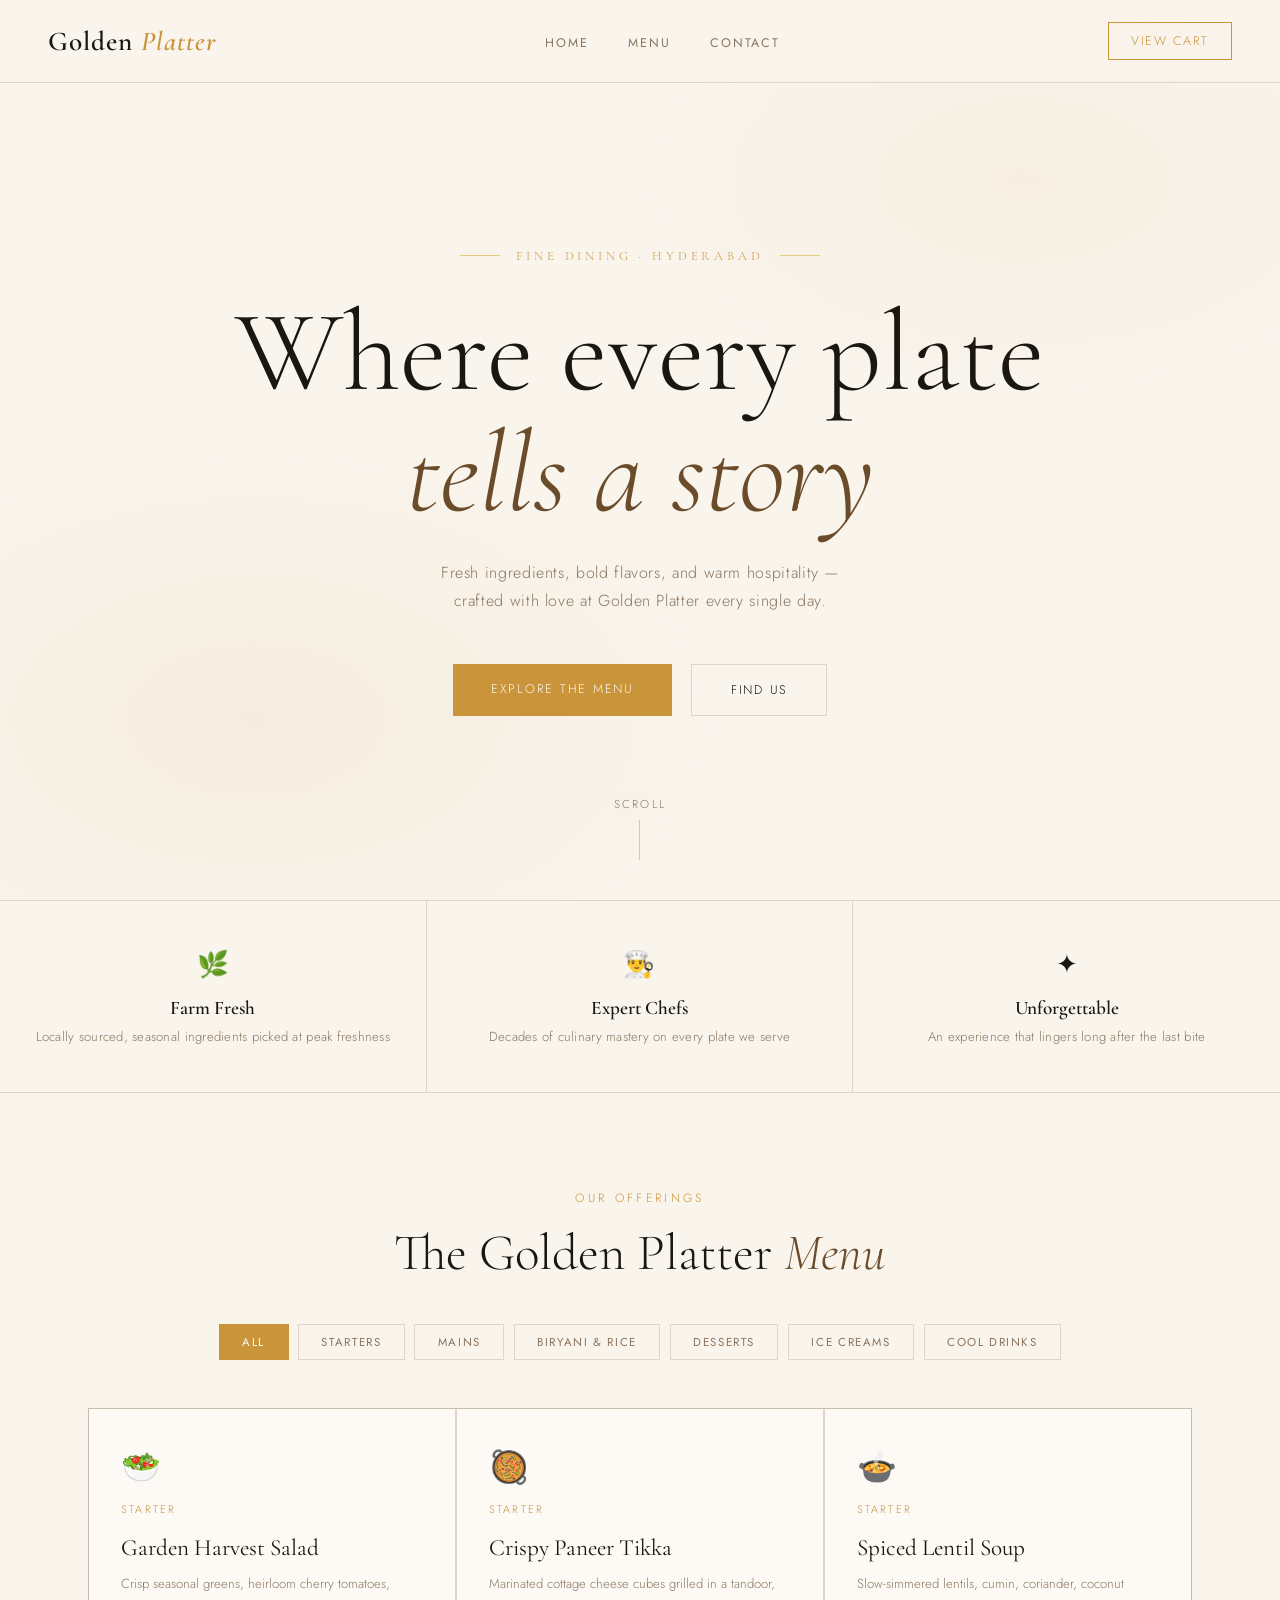
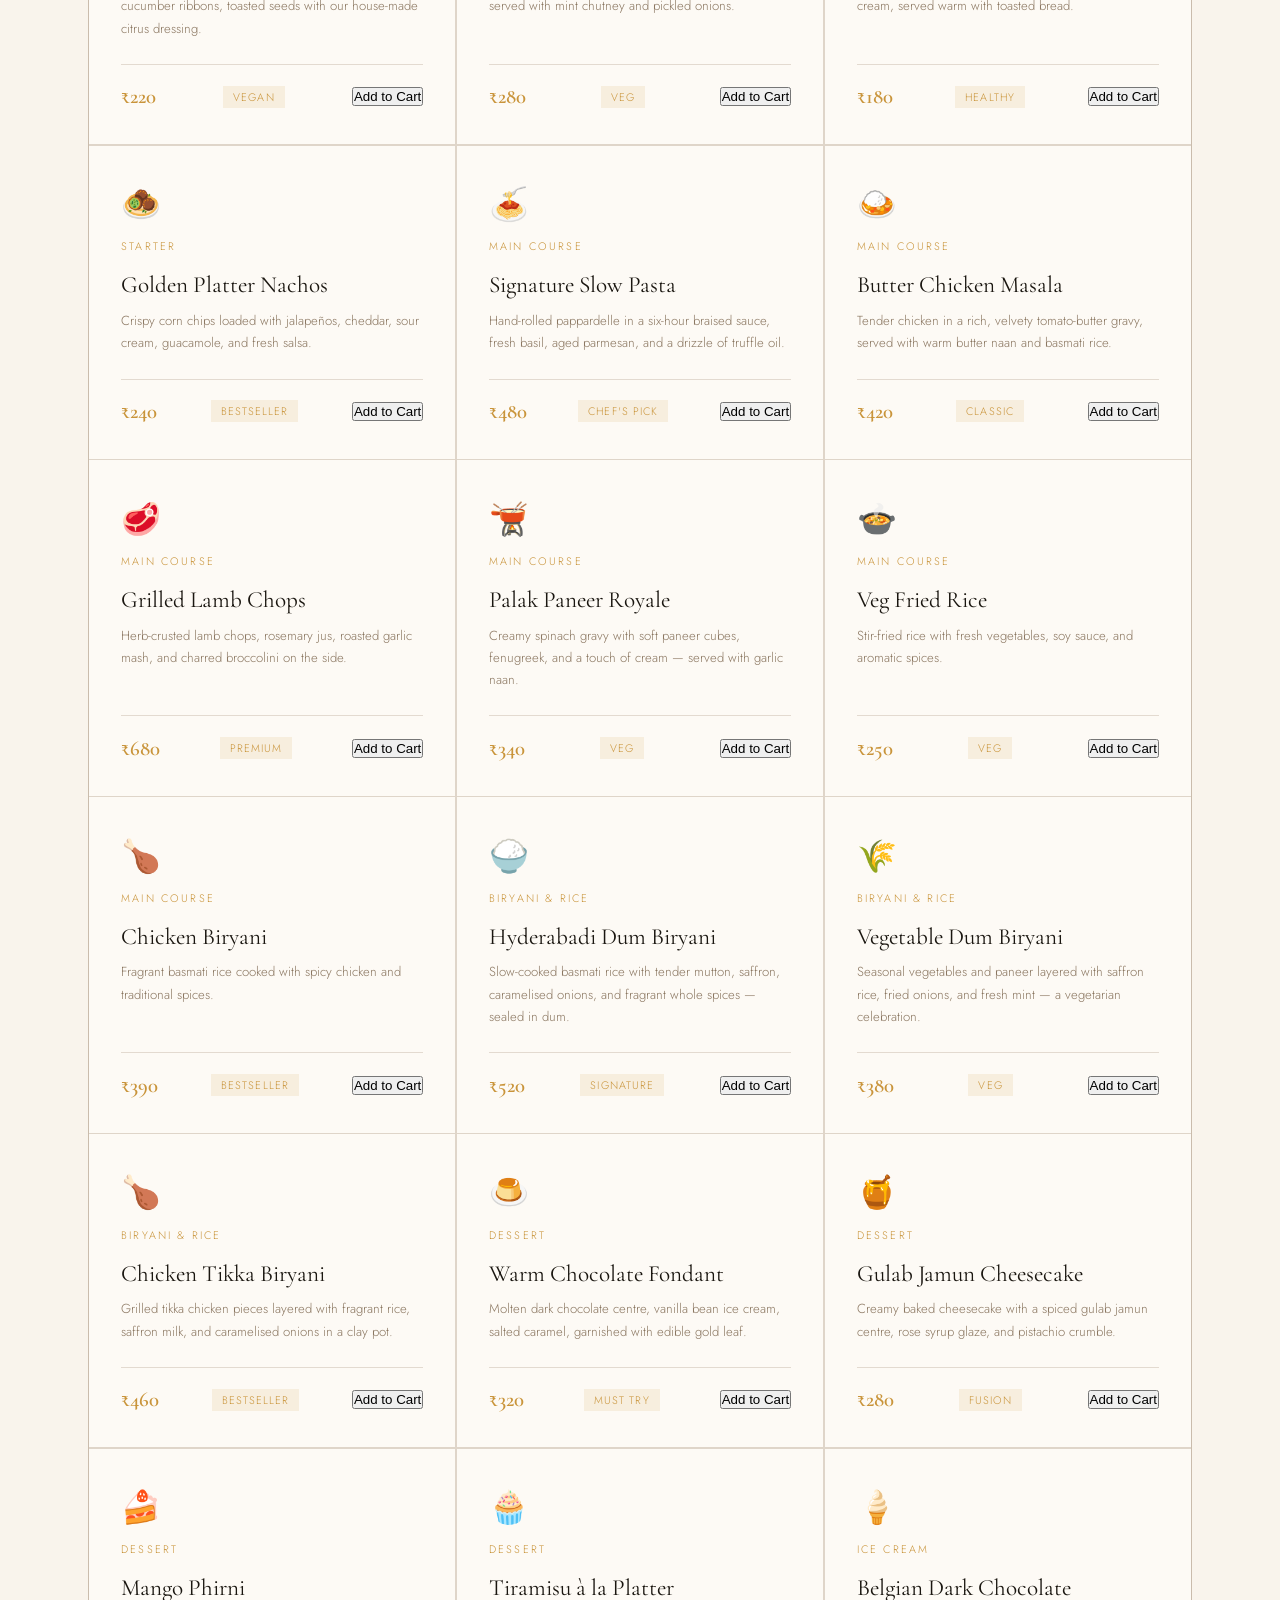
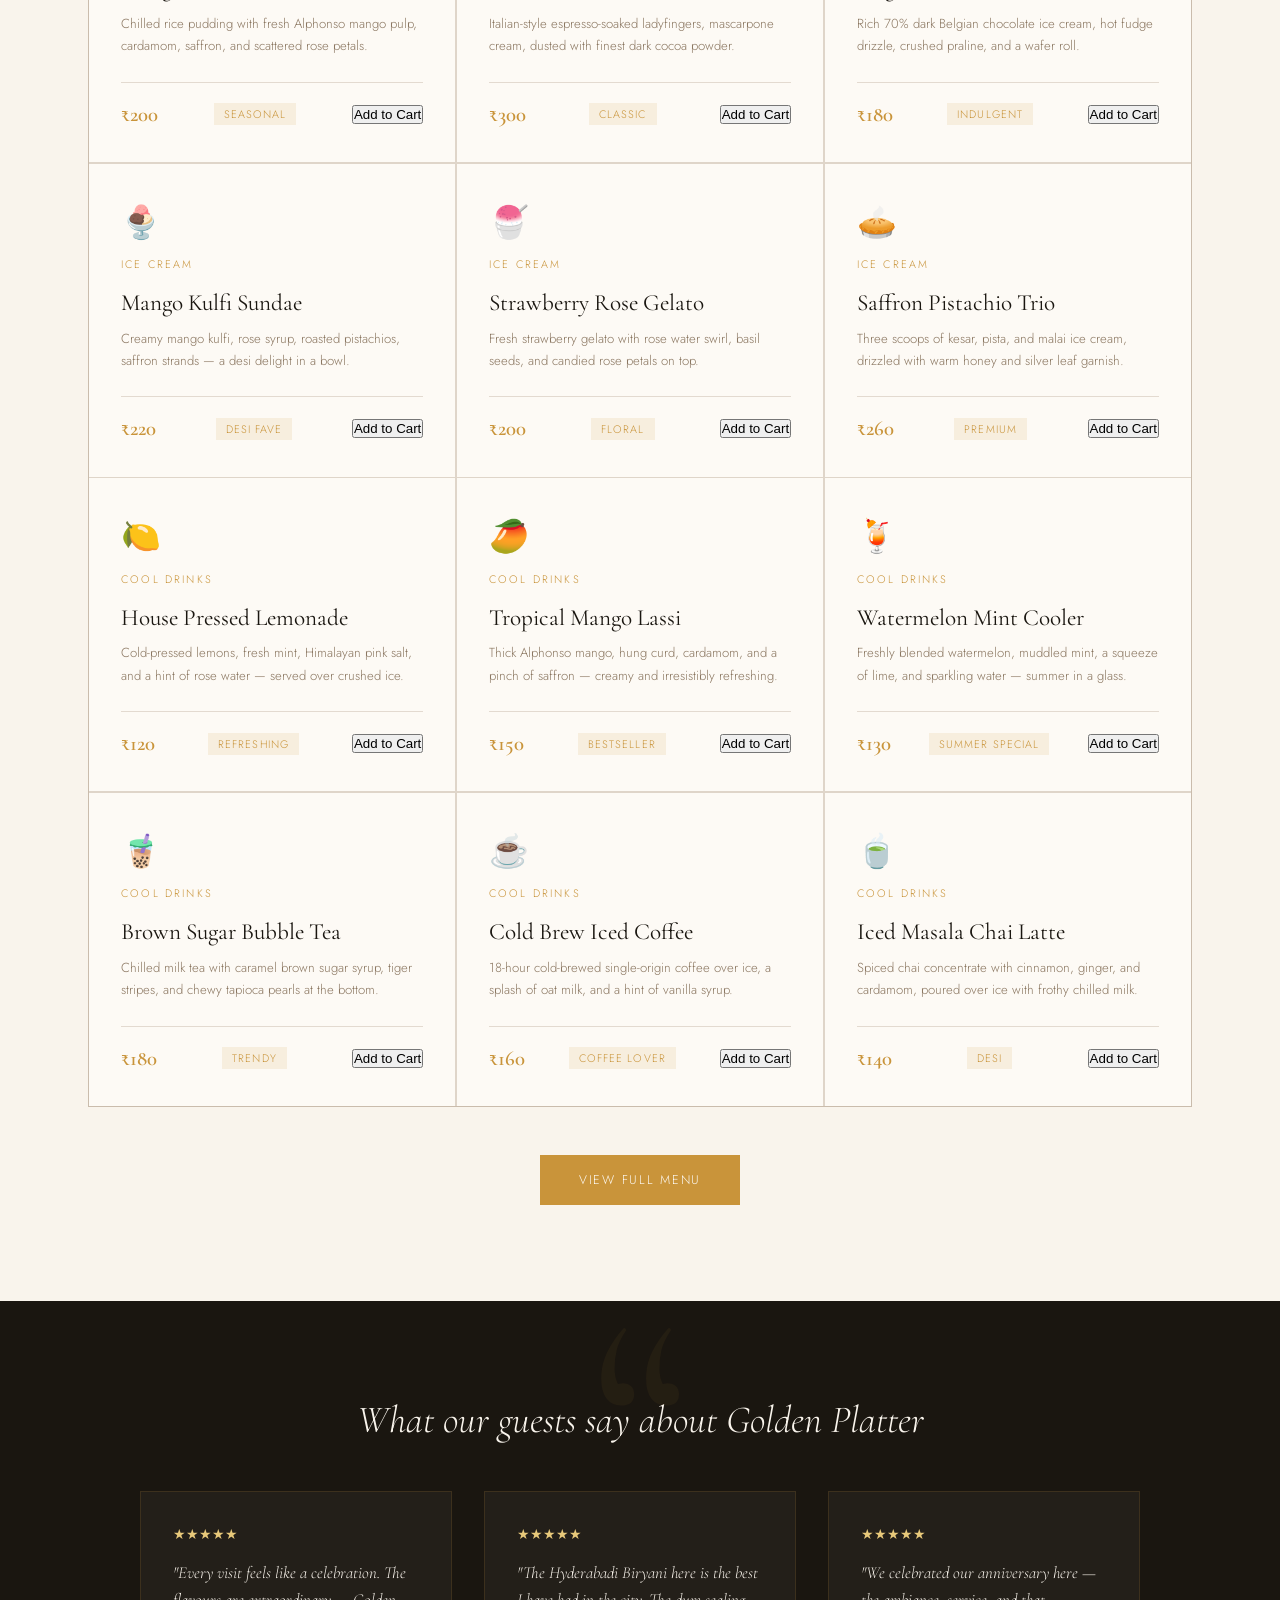
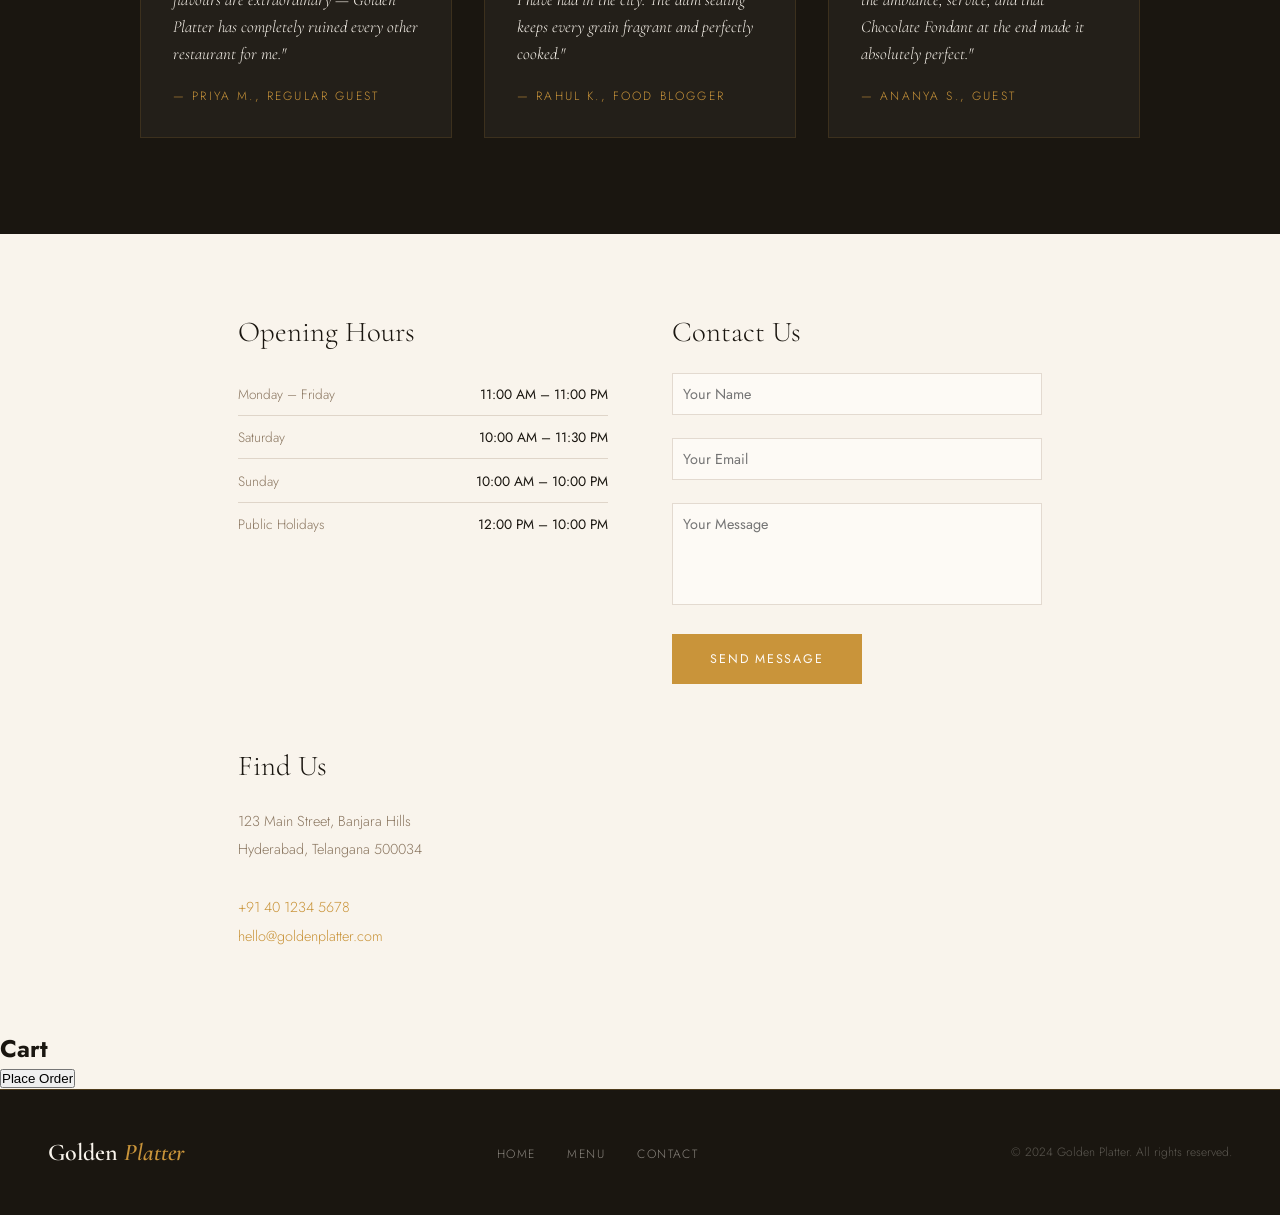
<file: index.html>
<!DOCTYPE html>
<html lang="en">
<head>
  <meta charset="UTF-8" />
  <meta name="viewport" content="width=device-width, initial-scale=1.0"/>
  <title>Golden Platter</title>
  <link href="https://fonts.googleapis.com/css2?family=Cormorant+Garamond:ital,wght@0,300;0,400;0,600;1,300;1,400&family=Jost:wght@300;400;500&display=swap" rel="stylesheet"/>
  <style>
    *, *::before, *::after { box-sizing: border-box; margin: 0; padding: 0; }

    :root {
      --cream: #F9F4EC;
      --warm-white: #FDFAF5;
      --ink: #1A1610;
      --brown: #6B4C2A;
      --gold: #C9943A;
      --gold-light: #E8C97A;
      --muted: #8A7660;
      --border: rgba(107, 76, 42, 0.18);
      --font-display: 'Cormorant Garamond', Georgia, serif;
      --font-body: 'Jost', sans-serif;
    }

    html { scroll-behavior: smooth; }
    body { background: var(--cream); color: var(--ink); font-family: var(--font-body); font-weight: 300; overflow-x: hidden; }

    /* ── NAV ── */
    nav {
      position: fixed; top: 0; left: 0; right: 0; z-index: 100;
      display: flex; align-items: center; justify-content: space-between;
      padding: 1.4rem 3rem;
      background: rgba(249, 244, 236, 0.92);
      backdrop-filter: blur(12px);
      border-bottom: 1px solid var(--border);
      animation: fadeDown 0.8s ease forwards;
    }
    @keyframes fadeDown { from { opacity: 0; transform: translateY(-20px); } to { opacity: 1; transform: translateY(0); } }

    .nav-logo { font-family: var(--font-display); font-size: 1.7rem; font-weight: 600; letter-spacing: 0.04em; color: var(--ink); text-decoration: none; }
    .nav-logo span { color: var(--gold); font-style: italic; }
    .nav-links { display: flex; gap: 2.5rem; list-style: none; }
    .nav-links a { font-family: var(--font-body); font-size: 0.78rem; font-weight: 400; letter-spacing: 0.14em; text-transform: uppercase; color: var(--muted); text-decoration: none; transition: color 0.3s; position: relative; }
    .nav-links a::after { content: ''; position: absolute; bottom: -4px; left: 0; right: 0; height: 1px; background: var(--gold); transform: scaleX(0); transition: transform 0.3s; }
    .nav-links a:hover { color: var(--ink); }
    .nav-links a:hover::after { transform: scaleX(1); }
    .nav-reserve { font-family: var(--font-body); font-size: 0.78rem; letter-spacing: 0.12em; text-transform: uppercase; color: var(--gold); text-decoration: none; border: 1px solid var(--gold); padding: 0.55rem 1.4rem; transition: all 0.3s; }
    .nav-reserve:hover { background: var(--gold); color: var(--warm-white); }

    /* ── HERO ── */
    .hero {
      min-height: 100vh;
      display: flex; flex-direction: column; align-items: center; justify-content: center;
      text-align: center; padding: 8rem 2rem 4rem; position: relative; overflow: hidden;
    }
    .hero::before {
      content: ''; position: absolute; inset: 0;
      background: radial-gradient(ellipse 60% 50% at 20% 80%, rgba(201,148,58,0.08) 0%, transparent 60%), radial-gradient(ellipse 50% 40% at 80% 20%, rgba(201,148,58,0.06) 0%, transparent 60%);
      pointer-events: none;
    }
    .hero-ornament { font-family: var(--font-display); font-size: 0.8rem; letter-spacing: 0.3em; text-transform: uppercase; color: var(--gold); margin-bottom: 1.8rem; display: flex; align-items: center; gap: 1rem; opacity: 0; animation: fadeUp 1s 0.3s ease forwards; }
    .hero-ornament::before, .hero-ornament::after { content: ''; display: block; width: 40px; height: 1px; background: var(--gold-light); }
    .hero h1 { font-family: var(--font-display); font-size: clamp(3.5rem, 9vw, 7.5rem); font-weight: 300; line-height: 1.05; color: var(--ink); margin-bottom: 1.5rem; opacity: 0; animation: fadeUp 1s 0.5s ease forwards; }
    .hero h1 em { font-style: italic; color: var(--brown); }
    .hero-sub { font-size: 1rem; font-weight: 300; color: var(--muted); letter-spacing: 0.04em; line-height: 1.8; max-width: 420px; margin-bottom: 3rem; opacity: 0; animation: fadeUp 1s 0.7s ease forwards; }
    .hero-cta { display: flex; gap: 1.2rem; flex-wrap: wrap; justify-content: center; opacity: 0; animation: fadeUp 1s 0.9s ease forwards; }
    .btn-gold { background: var(--gold); color: var(--warm-white); border: none; padding: 1rem 2.4rem; font-family: var(--font-body); font-size: 0.78rem; letter-spacing: 0.14em; text-transform: uppercase; cursor: pointer; text-decoration: none; transition: background 0.3s, transform 0.2s; display: inline-block; }
    .btn-gold:hover { background: var(--brown); transform: translateY(-2px); }
    .btn-outline { background: transparent; color: var(--ink); border: 1px solid var(--border); padding: 1rem 2.4rem; font-family: var(--font-body); font-size: 0.78rem; letter-spacing: 0.14em; text-transform: uppercase; cursor: pointer; text-decoration: none; transition: border-color 0.3s, color 0.3s; display: inline-block; }
    .btn-outline:hover { border-color: var(--gold); color: var(--gold); }
    .scroll-hint { position: absolute; bottom: 2.5rem; font-size: 0.72rem; letter-spacing: 0.2em; text-transform: uppercase; color: var(--muted); display: flex; flex-direction: column; align-items: center; gap: 8px; opacity: 0; animation: fadeUp 1s 1.2s ease forwards; }
    .scroll-line { width: 1px; height: 40px; background: var(--gold-light); animation: growLine 2s 1.5s ease infinite; }
    @keyframes growLine { 0%,100%{transform:scaleY(0.3);opacity:0.4} 50%{transform:scaleY(1);opacity:1} }
    @keyframes fadeUp { from { opacity: 0; transform: translateY(30px); } to { opacity: 1; transform: translateY(0); } }

    /* ── INTRO STRIP ── */
    .intro-strip { display: grid; grid-template-columns: repeat(3, 1fr); border-top: 1px solid var(--border); border-bottom: 1px solid var(--border); }
    .intro-item { padding: 2.8rem 2rem; text-align: center; border-right: 1px solid var(--border); transition: background 0.3s; }
    .intro-item:last-child { border-right: none; }
    .intro-item:hover { background: rgba(201,148,58,0.04); }
    .intro-icon { font-size: 1.6rem; margin-bottom: 0.8rem; }
    .intro-label { font-family: var(--font-display); font-size: 1.2rem; font-weight: 600; color: var(--ink); margin-bottom: 0.4rem; }
    .intro-desc { font-size: 0.82rem; color: var(--muted); letter-spacing: 0.02em; line-height: 1.6; }

    /* ── MENU TABS ── */
    .menu-section { padding: 6rem 3rem; max-width: 1200px; margin: 0 auto; }
    .section-header { text-align: center; margin-bottom: 2.5rem; }
    .section-eyebrow { font-size: 0.75rem; letter-spacing: 0.28em; text-transform: uppercase; color: var(--gold); margin-bottom: 1rem; display: block; }
    .section-title { font-family: var(--font-display); font-size: clamp(2rem, 4vw, 3.2rem); font-weight: 300; line-height: 1.2; color: var(--ink); }
    .section-title em { font-style: italic; color: var(--brown); }

    .menu-tabs { display: flex; gap: 0.6rem; justify-content: center; flex-wrap: wrap; margin-bottom: 3rem; }
    .tab-btn { font-family: var(--font-body); font-size: 0.72rem; font-weight: 400; letter-spacing: 0.14em; text-transform: uppercase; padding: 0.55rem 1.4rem; border: 1px solid var(--border); background: transparent; color: var(--muted); cursor: pointer; transition: all 0.3s; }
    .tab-btn:hover, .tab-btn.active { background: var(--gold); color: var(--warm-white); border-color: var(--gold); }

    .menu-grid { display: grid; grid-template-columns: repeat(auto-fill, minmax(280px, 1fr)); gap: 1.5px; background: var(--border); border: 1px solid var(--border); }
    .menu-card { background: var(--warm-white); padding: 2.2rem 2rem; display: flex; flex-direction: column; transition: background 0.3s; position: relative; overflow: hidden; }
    .menu-card::before { content: ''; position: absolute; top: 0; left: 0; width: 3px; height: 0; background: var(--gold); transition: height 0.4s ease; }
    .menu-card:hover { background: #FDFBF7; }
    .menu-card:hover::before { height: 100%; }
    .menu-card.hidden { display: none; }

    .menu-card-tag { font-size: 0.68rem; letter-spacing: 0.2em; text-transform: uppercase; color: var(--gold); margin-bottom: 1rem; }
    .menu-card-emoji { font-size: 2rem; margin-bottom: 0.7rem; display: block; }
    .menu-card-name { font-family: var(--font-display); font-size: 1.45rem; font-weight: 400; color: var(--ink); margin-bottom: 0.6rem; line-height: 1.3; }
    .menu-card-desc { font-size: 0.82rem; color: var(--muted); line-height: 1.7; flex: 1; }
    .menu-card-footer { display: flex; justify-content: space-between; align-items: center; margin-top: 1.5rem; padding-top: 1.2rem; border-top: 1px solid var(--border); }
    .menu-price { font-family: var(--font-display); font-size: 1.3rem; font-weight: 600; color: var(--gold); }
    .menu-badge { font-size: 0.68rem; letter-spacing: 0.1em; text-transform: uppercase; background: rgba(201,148,58,0.12); color: var(--gold); padding: 3px 10px; }

    /* ── TESTIMONIAL ── */
    .testimonial-section { background: var(--ink); padding: 6rem 3rem; text-align: center; position: relative; overflow: hidden; }
    .testimonial-section::before { content: '\201C'; position: absolute; top: -2rem; left: 50%; transform: translateX(-50%); font-family: var(--font-display); font-size: 20rem; line-height: 1; color: rgba(201,148,58,0.06); pointer-events: none; }
    .testi-grid { display: grid; grid-template-columns: repeat(auto-fit, minmax(260px, 1fr)); gap: 2rem; max-width: 1000px; margin: 0 auto; }
    .testi-card { background: rgba(255,255,255,0.04); border: 1px solid rgba(201,148,58,0.15); padding: 2rem; text-align: left; }
    .testi-stars { color: var(--gold-light); font-size: 0.9rem; margin-bottom: 1rem; }
    .testi-quote { font-family: var(--font-display); font-size: 1.05rem; font-weight: 300; font-style: italic; color: var(--cream); line-height: 1.6; margin-bottom: 1.2rem; }
    .testi-author { font-size: 0.75rem; letter-spacing: 0.18em; text-transform: uppercase; color: var(--gold); }
    .testi-heading { font-family: var(--font-display); font-size: clamp(1.6rem, 3vw, 2.4rem); font-weight: 300; font-style: italic; color: var(--cream); margin-bottom: 3rem; }

    /* ── INFO ── */
    .info-section { padding: 5rem 3rem; display: grid; grid-template-columns: 1fr 1fr; gap: 4rem; max-width: 900px; margin: 0 auto; align-items: start; }
    .info-block-title { font-family: var(--font-display); font-size: 1.8rem; font-weight: 300; margin-bottom: 1.5rem; color: var(--ink); }
    .hours-row { display: flex; justify-content: space-between; padding: 0.7rem 0; border-bottom: 1px solid var(--border); font-size: 0.85rem; color: var(--muted); }
    .hours-row span:last-child { color: var(--ink); font-weight: 400; }
    .info-address { font-size: 0.9rem; color: var(--muted); line-height: 2; }
    .info-address a { color: var(--gold); text-decoration: none; }

    /* ── FOOTER ── */
    footer { background: var(--ink); padding: 3rem; display: flex; align-items: center; justify-content: space-between; flex-wrap: wrap; gap: 1rem; border-top: 1px solid rgba(201,148,58,0.3); }
    .footer-logo { font-family: var(--font-display); font-size: 1.5rem; font-weight: 600; color: var(--cream); }
    .footer-logo span { color: var(--gold); font-style: italic; }
    .footer-nav { display: flex; gap: 2rem; list-style: none; }
    .footer-nav a { font-size: 0.75rem; letter-spacing: 0.12em; text-transform: uppercase; color: rgba(249,244,236,0.5); text-decoration: none; transition: color 0.3s; }
    .footer-nav a:hover { color: var(--gold); }
    .footer-copy { font-size: 0.75rem; color: rgba(249,244,236,0.3); }

    @media (max-width: 768px) {
      nav { padding: 1.2rem 1.5rem; }
      .nav-reserve { display: none; }
      .intro-strip { grid-template-columns: 1fr; }
      .intro-item { border-right: none; border-bottom: 1px solid var(--border); }
      .menu-section { padding: 4rem 1.5rem; }
      .info-section { grid-template-columns: 1fr; padding: 3rem 1.5rem; gap: 2.5rem; }
      footer { flex-direction: column; text-align: center; padding: 2rem 1.5rem; }
    }
    .contact-form input,
.contact-form textarea {
  width: 100%;
  padding: 10px;
  border: 1px solid var(--border);
  font-family: var(--font-body);
  font-size: 0.9rem;
  background: var(--warm-white);
}

.contact-form textarea {
  resize: none;
}
  </style>
</head>
<body>

<!-- NAV -->
<nav>
  <a href="#" class="nav-logo">Golden <span>Platter</span></a>
  <ul class="nav-links">
    <li><a href="#">Home</a></li>
    <li><a href="#menu">Menu</a></li>
    <li><a href="#info">Contact</a></li>
  </ul>
  <a href="cart.html" class="nav-reserve">View Cart</a>
</nav>

<!-- HERO -->
<section class="hero">
  <div class="hero-ornament">Fine Dining · Hyderabad</div>
  <h1>Where every plate<br><em>tells a story</em></h1>
  <p class="hero-sub">Fresh ingredients, bold flavors, and warm hospitality — crafted with love at Golden Platter every single day.</p>
  <div class="hero-cta">
    <a href="#menu" class="btn-gold">Explore the menu</a>
    <a href="#info" class="btn-outline">Find us</a>
  </div>
  <div class="scroll-hint">
    <span>Scroll</span>
    <div class="scroll-line"></div>
  </div>
</section>

<!-- INTRO STRIP -->
<div class="intro-strip">
  <div class="intro-item">
    <div class="intro-icon">🌿</div>
    <div class="intro-label">Farm Fresh</div>
    <div class="intro-desc">Locally sourced, seasonal ingredients picked at peak freshness</div>
  </div>
  <div class="intro-item">
    <div class="intro-icon">👨‍🍳</div>
    <div class="intro-label">Expert Chefs</div>
    <div class="intro-desc">Decades of culinary mastery on every plate we serve</div>
  </div>
  <div class="intro-item">
    <div class="intro-icon">✦</div>
    <div class="intro-label">Unforgettable</div>
    <div class="intro-desc">An experience that lingers long after the last bite</div>
  </div>
</div>

<!-- MENU -->
<section class="menu-section" id="menu">
  <div class="section-header">
    <span class="section-eyebrow">Our offerings</span>
    <h2 class="section-title">The Golden Platter <em>Menu</em></h2>
  </div>

  <div class="menu-tabs">
    <button class="tab-btn active" data-tab="all">All</button>
    <button class="tab-btn" data-tab="starters">Starters</button>
    <button class="tab-btn" data-tab="mains">Mains</button>
    <button class="tab-btn" data-tab="biryani">Biryani &amp; Rice</button>
    <button class="tab-btn" data-tab="desserts">Desserts</button>
    <button class="tab-btn" data-tab="icecream">Ice Creams</button>
    <button class="tab-btn" data-tab="drinks">Cool Drinks</button>
  </div>

  <div class="menu-grid">

    <!-- STARTERS -->
    <div class="menu-card" data-cat="starters">
      <span class="menu-card-emoji">🥗</span>
      <div class="menu-card-tag">Starter</div>
      <div class="menu-card-name">Garden Harvest Salad</div>
      <div class="menu-card-desc">Crisp seasonal greens, heirloom cherry tomatoes, cucumber ribbons, toasted seeds with our house-made citrus dressing.</div>
      <div class="menu-card-footer"><span class="menu-price">₹220</span><span class="menu-badge">Vegan</span>
      <button class="add-cart" data-name="Garden Harvest Salad" data-price="220">
  Add to Cart
</button>
      </div>
    </div>
    <div class="menu-card" data-cat="starters">
      <span class="menu-card-emoji">🥘</span>
      <div class="menu-card-tag">Starter</div>
      <div class="menu-card-name">Crispy Paneer Tikka</div>
      <div class="menu-card-desc">Marinated cottage cheese cubes grilled in a tandoor, served with mint chutney and pickled onions.</div>
      <div class="menu-card-footer"><span class="menu-price">₹280</span><span class="menu-badge">Veg</span>
      <button class="add-cart" data-name="Crispy Paneer Tikka" data-price="280">
  Add to Cart
</button>
      </div>
    </div>
    <div class="menu-card" data-cat="starters">
      <span class="menu-card-emoji">🍲</span>
      <div class="menu-card-tag">Starter</div>
      <div class="menu-card-name">Spiced Lentil Soup</div>
      <div class="menu-card-desc">Slow-simmered lentils, cumin, coriander, coconut cream, served warm with toasted bread.</div>
      <div class="menu-card-footer"><span class="menu-price">₹180</span><span class="menu-badge">Healthy</span>
      <button class="add-cart" data-name="Spiced Lentil Soup" data-price="180">
  Add to Cart
</button>
      </div>
    </div>
    <div class="menu-card" data-cat="starters">
      <span class="menu-card-emoji">🧆</span>
      <div class="menu-card-tag">Starter</div>
      <div class="menu-card-name">Golden Platter Nachos</div>
      <div class="menu-card-desc">Crispy corn chips loaded with jalapeños, cheddar, sour cream, guacamole, and fresh salsa.</div>
      <div class="menu-card-footer"><span class="menu-price">₹240</span><span class="menu-badge">Bestseller</span>
      <button class="add-cart" data-name="Golden Platter Nachos" data-price="240">
  Add to Cart
</button>
      </div>
    </div>

    <!-- MAINS -->
    <div class="menu-card" data-cat="mains">
      <span class="menu-card-emoji">🍝</span>
      <div class="menu-card-tag">Main Course</div>
      <div class="menu-card-name">Signature Slow Pasta</div>
      <div class="menu-card-desc">Hand-rolled pappardelle in a six-hour braised sauce, fresh basil, aged parmesan, and a drizzle of truffle oil.</div>
      <div class="menu-card-footer"><span class="menu-price">₹480</span><span class="menu-badge">Chef's Pick</span>
      <button class="add-cart" data-name="Signature Slow Paste" data-price="480">
  Add to Cart
</button>
      </div>
    </div>
    <div class="menu-card" data-cat="mains">
      <span class="menu-card-emoji">🍛</span>
      <div class="menu-card-tag">Main Course</div>
      <div class="menu-card-name">Butter Chicken Masala</div>
      <div class="menu-card-desc">Tender chicken in a rich, velvety tomato-butter gravy, served with warm butter naan and basmati rice.</div>
      <div class="menu-card-footer"><span class="menu-price">₹420</span><span class="menu-badge">Classic</span>
      <button class="add-cart" data-name="Butter Chicken Masala" data-price="420">
  Add to Cart
</button>
      </div>
    </div>
    <div class="menu-card" data-cat="mains">
      <span class="menu-card-emoji">🥩</span>
      <div class="menu-card-tag">Main Course</div>
      <div class="menu-card-name">Grilled Lamb Chops</div>
      <div class="menu-card-desc">Herb-crusted lamb chops, rosemary jus, roasted garlic mash, and charred broccolini on the side.</div>
      <div class="menu-card-footer"><span class="menu-price">₹680</span><span class="menu-badge">Premium</span>
      <button class="add-cart" data-name="Grilled Lamb Chops" data-price="680">
  Add to Cart
</button>
      </div>
    </div>
    <div class="menu-card" data-cat="mains">
      <span class="menu-card-emoji">🫕</span>
      <div class="menu-card-tag">Main Course</div>
      <div class="menu-card-name">Palak Paneer Royale</div>
      <div class="menu-card-desc">Creamy spinach gravy with soft paneer cubes, fenugreek, and a touch of cream — served with garlic naan.</div>
      <div class="menu-card-footer"><span class="menu-price">₹340</span><span class="menu-badge">Veg</span>
      <button class="add-cart" data-name="Palak Paneer Royale" data-price="340">
  Add to Cart
</button>
      </div>
    </div>
    <div class="menu-card" data-cat="mains">
  <span class="menu-card-emoji">🍲</span>
  <div class="menu-card-tag">Main Course</div>
  <div class="menu-card-name">Veg Fried Rice</div>
  <div class="menu-card-desc">Stir-fried rice with fresh vegetables, soy sauce, and aromatic spices.</div>
  <div class="menu-card-footer">
    <span class="menu-price">₹250</span>
    <span class="menu-badge">Veg</span>
    <button class="add-cart" data-name="Veg Fried Rice" data-price="250">
  Add to Cart
</button>
  </div>
</div>

<div class="menu-card" data-cat="mains">
  <span class="menu-card-emoji">🍗</span>
  <div class="menu-card-tag">Main Course</div>
  <div class="menu-card-name">Chicken Biryani</div>
  <div class="menu-card-desc">Fragrant basmati rice cooked with spicy chicken and traditional spices.</div>
  <div class="menu-card-footer">
    <span class="menu-price">₹390</span>
    <span class="menu-badge">Bestseller</span>
    <button class="add-cart" data-name="Chicken Biryani" data-price="390">
  Add to Cart
</button>
  </div>
</div>

    <!-- BIRYANI & RICE -->
    <div class="menu-card" data-cat="biryani">
      <span class="menu-card-emoji">🍚</span>
      <div class="menu-card-tag">Biryani &amp; Rice</div>
      <div class="menu-card-name">Hyderabadi Dum Biryani</div>
      <div class="menu-card-desc">Slow-cooked basmati rice with tender mutton, saffron, caramelised onions, and fragrant whole spices — sealed in dum.</div>
      <div class="menu-card-footer"><span class="menu-price">₹520</span><span class="menu-badge">Signature</span>
      <button class="add-cart" data-name="Hyderabadi Dum Biryani" data-price="520">
  Add to Cart
</button>
      </div>
    </div>
    <div class="menu-card" data-cat="biryani">
      <span class="menu-card-emoji">🌾</span>
      <div class="menu-card-tag">Biryani &amp; Rice</div>
      <div class="menu-card-name">Vegetable Dum Biryani</div>
      <div class="menu-card-desc">Seasonal vegetables and paneer layered with saffron rice, fried onions, and fresh mint — a vegetarian celebration.</div>
      <div class="menu-card-footer"><span class="menu-price">₹380</span><span class="menu-badge">Veg</span>
      <button class="add-cart" data-name="Vegetable Dum Biryani" data-price="380">
  Add to Cart
</button>
      </div>
    </div>
    <div class="menu-card" data-cat="biryani">
      <span class="menu-card-emoji">🍗</span>
      <div class="menu-card-tag">Biryani &amp; Rice</div>
      <div class="menu-card-name">Chicken Tikka Biryani</div>
      <div class="menu-card-desc">Grilled tikka chicken pieces layered with fragrant rice, saffron milk, and caramelised onions in a clay pot.</div>
      <div class="menu-card-footer"><span class="menu-price">₹460</span><span class="menu-badge">Bestseller</span>
      <button class="add-cart" data-name="Chicken Tikka Biryani" data-price="460">
  Add to Cart
</button>
      </div>
    </div>

    <!-- DESSERTS -->
    <div class="menu-card" data-cat="desserts">
      <span class="menu-card-emoji">🍮</span>
      <div class="menu-card-tag">Dessert</div>
      <div class="menu-card-name">Warm Chocolate Fondant</div>
      <div class="menu-card-desc">Molten dark chocolate centre, vanilla bean ice cream, salted caramel, garnished with edible gold leaf.
        </div>
      <div class="menu-card-footer"><span class="menu-price">₹320</span><span class="menu-badge">Must Try</span>
      <button class="add-cart" data-name="Warm Chocolate Foudant" data-price="320">
  Add to Cart
</button>
      </div>
    </div>
    <div class="menu-card" data-cat="desserts">
      <span class="menu-card-emoji">🍯</span>
      <div class="menu-card-tag">Dessert</div>
      <div class="menu-card-name">Gulab Jamun Cheesecake</div>
      <div class="menu-card-desc">Creamy baked cheesecake with a spiced gulab jamun centre, rose syrup glaze, and pistachio crumble.</div>
      <div class="menu-card-footer"><span class="menu-price">₹280</span><span class="menu-badge">Fusion</span>
      <button class="add-cart" data-name="Gulab Jamun Cheesecake" data-price="280">
  Add to Cart
</button>
      </div>
    </div>
    <div class="menu-card" data-cat="desserts">
      <span class="menu-card-emoji">🍰</span>
      <div class="menu-card-tag">Dessert</div>
      <div class="menu-card-name">Mango Phirni</div>
      <div class="menu-card-desc">Chilled rice pudding with fresh Alphonso mango pulp, cardamom, saffron, and scattered rose petals.</div>
      <div class="menu-card-footer"><span class="menu-price">₹200</span><span class="menu-badge">Seasonal</span>
      <button class="add-cart" data-name="Mango Phirni" data-price="200">
  Add to Cart
</button>
      </div>
    </div>
    <div class="menu-card" data-cat="desserts">
      <span class="menu-card-emoji">🧁</span>
      <div class="menu-card-tag">Dessert</div>
      <div class="menu-card-name">Tiramisu à la Platter</div>
      <div class="menu-card-desc">Italian-style espresso-soaked ladyfingers, mascarpone cream, dusted with finest dark cocoa powder.</div>
      <div class="menu-card-footer"><span class="menu-price">₹300</span><span class="menu-badge">Classic</span>
      <button class="add-cart" data-name="Tiramisu à la Platter" data-price="300">
  Add to Cart
</button>
      </div>
    </div>

    <!-- ICE CREAMS -->
    <div class="menu-card" data-cat="icecream">
      <span class="menu-card-emoji">🍦</span>
      <div class="menu-card-tag">Ice Cream</div>
      <div class="menu-card-name">Belgian Dark Chocolate</div>
      <div class="menu-card-desc">Rich 70% dark Belgian chocolate ice cream, hot fudge drizzle, crushed praline, and a wafer roll.</div>
      <div class="menu-card-footer"><span class="menu-price">₹180</span><span class="menu-badge">Indulgent</span>
      <button class="add-cart" data-name="Belgian Dark chocolate" data-price="180">
  Add to Cart
</button>
      </div>
    </div>
    <div class="menu-card" data-cat="icecream">
      <span class="menu-card-emoji">🍨</span>
      <div class="menu-card-tag">Ice Cream</div>
      <div class="menu-card-name">Mango Kulfi Sundae</div>
      <div class="menu-card-desc">Creamy mango kulfi, rose syrup, roasted pistachios, saffron strands — a desi delight in a bowl.</div>
      <div class="menu-card-footer"><span class="menu-price">₹220</span><span class="menu-badge">Desi Fave</span>
      <button class="add-cart" data-name="Mango Kulfi Sundae" data-price="220">
  Add to Cart
</button>
      </div>
    </div>
    <div class="menu-card" data-cat="icecream">
      <span class="menu-card-emoji">🍧</span>
      <div class="menu-card-tag">Ice Cream</div>
      <div class="menu-card-name">Strawberry Rose Gelato</div>
      <div class="menu-card-desc">Fresh strawberry gelato with rose water swirl, basil seeds, and candied rose petals on top.</div>
      <div class="menu-card-footer"><span class="menu-price">₹200</span><span class="menu-badge">Floral</span>
      <button class="add-cart" data-name="Straberry Rose Gelato" data-price="200">
  Add to Cart
</button>
      </div>
    </div>
    <div class="menu-card" data-cat="icecream">
      <span class="menu-card-emoji">🥧</span>
      <div class="menu-card-tag">Ice Cream</div>
      <div class="menu-card-name">Saffron Pistachio Trio</div>
      <div class="menu-card-desc">Three scoops of kesar, pista, and malai ice cream, drizzled with warm honey and silver leaf garnish.</div>
      <div class="menu-card-footer"><span class="menu-price">₹260</span><span class="menu-badge">Premium</span>
      <button class="add-cart" data-name="Saffron Pistachio Trio" data-price="260">
  Add to Cart
</button>
      </div>
    </div>

    <!-- DRINKS -->
    <div class="menu-card" data-cat="drinks">
      <span class="menu-card-emoji">🍋</span>
      <div class="menu-card-tag">Cool Drinks</div>
      <div class="menu-card-name">House Pressed Lemonade</div>
      <div class="menu-card-desc">Cold-pressed lemons, fresh mint, Himalayan pink salt, and a hint of rose water — served over crushed ice.</div>
      <div class="menu-card-footer"><span class="menu-price">₹120</span><span class="menu-badge">Refreshing</span>
      <button class="add-cart" data-name="House Pressed Lemonade" data-price="120">
  Add to Cart
</button>
      </div>
    </div>
    <div class="menu-card" data-cat="drinks">
      <span class="menu-card-emoji">🥭</span>
      <div class="menu-card-tag">Cool Drinks</div>
      <div class="menu-card-name">Tropical Mango Lassi</div>
      <div class="menu-card-desc">Thick Alphonso mango, hung curd, cardamom, and a pinch of saffron — creamy and irresistibly refreshing.</div>
      <div class="menu-card-footer"><span class="menu-price">₹150</span><span class="menu-badge">Bestseller</span>
      <button class="add-cart" data-name="Tropical mango Lassi" data-price="150">
  Add to Cart
</button>
      </div>
    </div>
    <div class="menu-card" data-cat="drinks">
      <span class="menu-card-emoji">🍹</span>
      <div class="menu-card-tag">Cool Drinks</div>
      <div class="menu-card-name">Watermelon Mint Cooler</div>
      <div class="menu-card-desc">Freshly blended watermelon, muddled mint, a squeeze of lime, and sparkling water — summer in a glass.</div>
      <div class="menu-card-footer"><span class="menu-price">₹130</span><span class="menu-badge">Summer Special</span>
      <button class="add-cart" data-name="Watermelon Mint Cooler" data-price="130">
  Add to Cart
</button>
      </div>
    </div>
    <div class="menu-card" data-cat="drinks">
      <span class="menu-card-emoji">🧋</span>
      <div class="menu-card-tag">Cool Drinks</div>
      <div class="menu-card-name">Brown Sugar Bubble Tea</div>
      <div class="menu-card-desc">Chilled milk tea with caramel brown sugar syrup, tiger stripes, and chewy tapioca pearls at the bottom.</div>
      <div class="menu-card-footer"><span class="menu-price">₹180</span><span class="menu-badge">Trendy</span>
      <button class="add-cart" data-name="Brown Sugar Bubble Tea" data-price="180">
  Add to Cart
</button>
      </div>
    </div>
    <div class="menu-card" data-cat="drinks">
      <span class="menu-card-emoji">☕</span>
      <div class="menu-card-tag">Cool Drinks</div>
      <div class="menu-card-name">Cold Brew Iced Coffee</div>
      <div class="menu-card-desc">18-hour cold-brewed single-origin coffee over ice, a splash of oat milk, and a hint of vanilla syrup.</div>
      <div class="menu-card-footer"><span class="menu-price">₹160</span><span class="menu-badge">Coffee Lover</span>
      <button class="add-cart" data-name="Cold Brew Iced Coffee" data-price="160">
  Add to Cart
</button>
      </div>
    </div>
    <div class="menu-card" data-cat="drinks">
      <span class="menu-card-emoji">🍵</span>
      <div class="menu-card-tag">Cool Drinks</div>
      <div class="menu-card-name">Iced Masala Chai Latte</div>
      <div class="menu-card-desc">Spiced chai concentrate with cinnamon, ginger, and cardamom, poured over ice with frothy chilled milk.</div>
      <div class="menu-card-footer"><span class="menu-price">₹140</span><span class="menu-badge">Desi</span>
      <button class="add-cart" data-name="Iced Masala Chai Latte" data-price="140">
  Add to Cart
</button>
      </div>
    </div>

  </div>

  <div style="text-align:center; margin-top:3rem;">
    <a href="#" class="btn-gold">View full menu</a>
  </div>
</section>

<!-- TESTIMONIALS -->
<section class="testimonial-section">
  <p class="testi-heading">What our guests say about <em>Golden Platter</em></p>
  <div class="testi-grid">
    <div class="testi-card">
      <div class="testi-stars">★★★★★</div>
      <p class="testi-quote">"Every visit feels like a celebration. The flavours are extraordinary — Golden Platter has completely ruined every other restaurant for me."</p>
      <div class="testi-author">— Priya M., Regular Guest</div>
    </div>
    <div class="testi-card">
      <div class="testi-stars">★★★★★</div>
      <p class="testi-quote">"The Hyderabadi Biryani here is the best I have had in the city. The dum sealing keeps every grain fragrant and perfectly cooked."</p>
      <div class="testi-author">— Rahul K., Food Blogger</div>
    </div>
    <div class="testi-card">
      <div class="testi-stars">★★★★★</div>
      <p class="testi-quote">"We celebrated our anniversary here — the ambiance, service, and that Chocolate Fondant at the end made it absolutely perfect."</p>
      <div class="testi-author">— Ananya S., Guest</div>
    </div>
  </div>
</section>

<!-- INFO -->
<section class="info-section" id="info">
  <div>
    <h3 class="info-block-title">Opening Hours</h3>
    <div class="hours-row"><span>Monday – Friday</span><span>11:00 AM – 11:00 PM</span></div>
    <div class="hours-row"><span>Saturday</span><span>10:00 AM – 11:30 PM</span></div>
    <div class="hours-row"><span>Sunday</span><span>10:00 AM – 10:00 PM</span></div>
    <div class="hours-row" style="border:none"><span>Public Holidays</span><span>12:00 PM – 10:00 PM</span></div>
  </div>
  <div>
  <h3 class="info-block-title">Contact Us</h3>

  <form class="contact-form">
    <input type="text" placeholder="Your Name" required><br><br>
    <input type="email" placeholder="Your Email" required><br><br>
    <textarea placeholder="Your Message" rows="4" required></textarea><br><br>
    <button type="submit" class="btn-gold">Send Message</button>
  </form>
</div>
  <div>
    <h3 class="info-block-title">Find Us</h3>
    <p class="info-address">
      123 Main Street, Banjara Hills<br>
      Hyderabad, Telangana 500034<br><br>
      <a href="tel:+914012345678">+91 40 1234 5678</a><br>
      <a href="mailto:hello@goldenplatter.com">hello@goldenplatter.com</a>
    </p>
  </div>
</section>
<div id="cart">
  <h2>Cart</h2>
  <ul id="cartItems"></ul>
  <button onclick="placeOrder()">Place Order</button>
</div>
<!-- FOOTER -->
<footer>
  <div class="footer-logo">Golden <span>Platter</span></div>
  <ul class="footer-nav">
    <li><a href="#">Home</a></li>
    <li><a href="#menu">Menu</a></li>
    <li><a href="#info">Contact</a></li>
  </ul>
  <span class="footer-copy">© 2024 Golden Platter. All rights reserved.</span>
</footer>

<script>
  const tabs = document.querySelectorAll('.tab-btn');
  const cards = document.querySelectorAll('.menu-card');
  tabs.forEach(tab => {
    tab.addEventListener('click', () => {
      tabs.forEach(t => t.classList.remove('active'));
      tab.classList.add('active');
      const filter = tab.dataset.tab;
      cards.forEach(card => {
        if (filter === 'all' || card.dataset.cat === filter) {
          card.classList.remove('hidden');
        } else {
          card.classList.add('hidden');
        }
      });
    });
  });
</script>
<script src="script.js"></script>
</body>
</html>
</file>
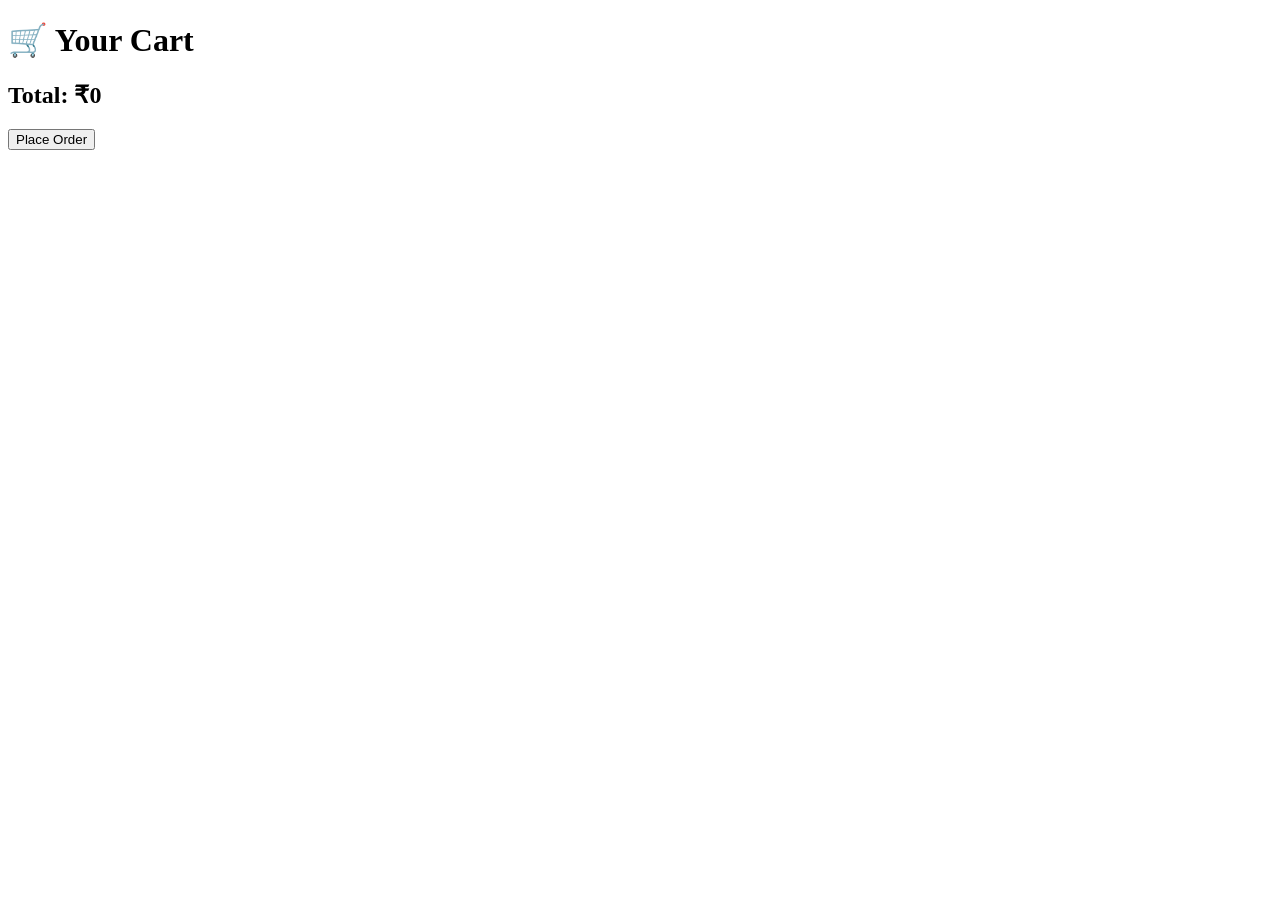
<file: cart.html>
<!DOCTYPE html>
<html>
<head>
  <title>Your Cart</title>
</head>
<body>

<h1>🛒 Your Cart</h1>

<div id="cartItems"></div>

<h2 id="total"></h2>

<button onclick="placeOrder()">Place Order</button>

<script>
let cart = JSON.parse(localStorage.getItem("cart")) || [];

function loadCart() {
  let html = "";
  let total = 0;

  cart.forEach((item, i) => {
    total += item.price;

    html += `
      <p>
        ${item.name} - ₹${item.price}
        <button onclick="removeItem(${i})">❌</button>
      </p>
    `;
  });

  document.getElementById("cartItems").innerHTML = html;
  document.getElementById("total").innerText = "Total: ₹" + total;
}

function removeItem(index) {
  cart.splice(index, 1);
  localStorage.setItem("cart", JSON.stringify(cart));
  loadCart();
}

function placeOrder() {
  fetch("http://localhost:3000/order", {
    method: "POST",
    headers: {
      "Content-Type": "application/json"
    },
    body: JSON.stringify({ items: cart })
  })
  .then(res => res.json())
  .then(data => {
    alert(data.message);
    localStorage.removeItem("cart");
    cart = [];
    loadCart();
  });
}

loadCart();
</script>

</body>
</html>
</file>
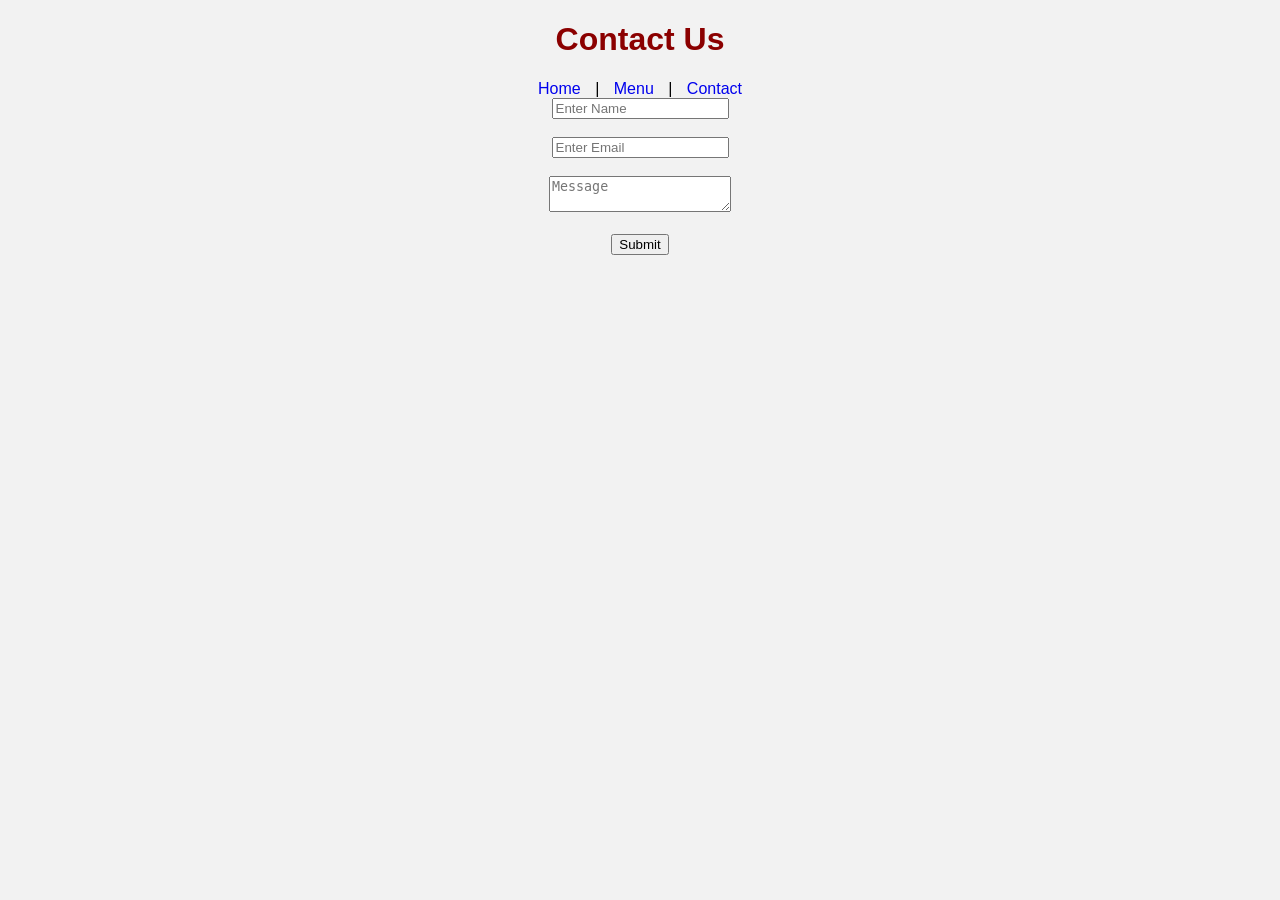
<file: contact.html>
<!DOCTYPE html>
<html>
<head>
    <title>Contact</title>
    <link rel="stylesheet" href="style.css">
    <script src="script.js"></script>
</head>
<body>

<h1>Contact Us</h1>

<a href="index.html">Home</a> |
<a href="menu.html">Menu</a> |
<a href="contact.html">Contact</a>

<form onsubmit="return validateForm()">
    <input type="text" id="name" placeholder="Enter Name"><br><br>
    <input type="email" id="email" placeholder="Enter Email"><br><br>
    <textarea id="message" placeholder="Message"></textarea><br><br>
    <button type="submit">Submit</button>
</form>

</body>
</html>
</file>
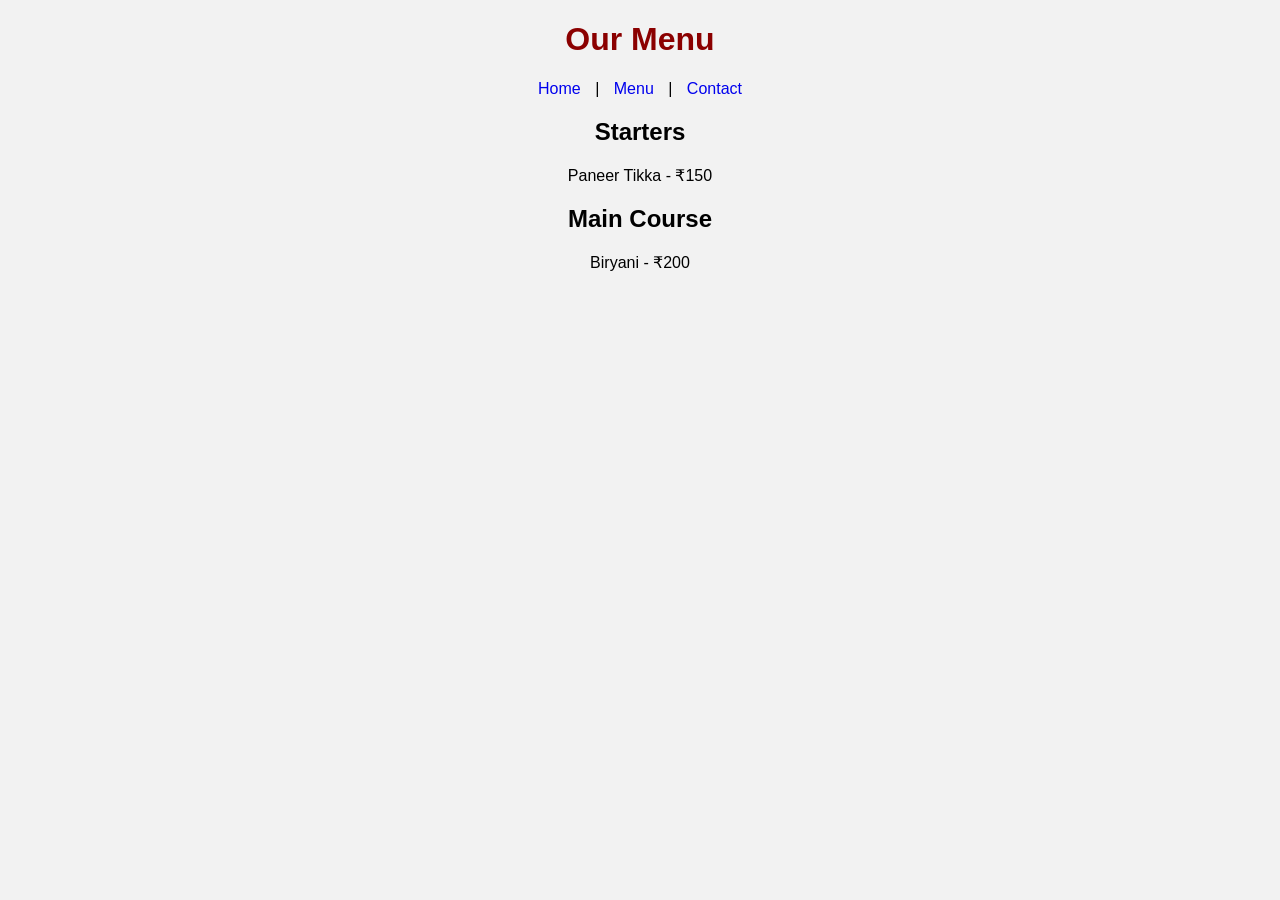
<file: menu.html>
<!DOCTYPE html>
<html>
<head>
    <title>Menu</title>
    <link rel="stylesheet" href="style.css">
</head>
<body>

<h1>Our Menu</h1>

<a href="index.html">Home</a> |
<a href="menu.html">Menu</a> |
<a href="contact.html">Contact</a>

<h2>Starters</h2>
<p>Paneer Tikka - ₹150</p>

<h2>Main Course</h2>
<p>Biryani - ₹200</p>

</body>
</html>
</file>
<file: style.css>
body {
    font-family: Arial;
    text-align: center;
    background-color: #f2f2f2;
}

h1 {
    color: darkred;
}

a {
    margin: 10px;
    text-decoration: none;
}
.add-cart {
  margin-left: 10px;
  padding: 6px 12px;
  font-size: 0.7rem;
  border: none;
  background: var(--gold);
  color: white;
  cursor: pointer;
  text-transform: uppercase;
  letter-spacing: 0.1em;
  transition: 0.3s;
}

.add-cart:hover {
  background: var(--brown);
}
#cart {
  position: fixed;
  right: -400px;
  top: 80px;
  width: 300px;
  background: white;
  padding: 15px;
  box-shadow: 0 0 10px rgba(0,0,0,0.2);
  transition: 0.3s;
  z-index: 999;
}

#cart.active {
  right: 20px;
}
</file>
